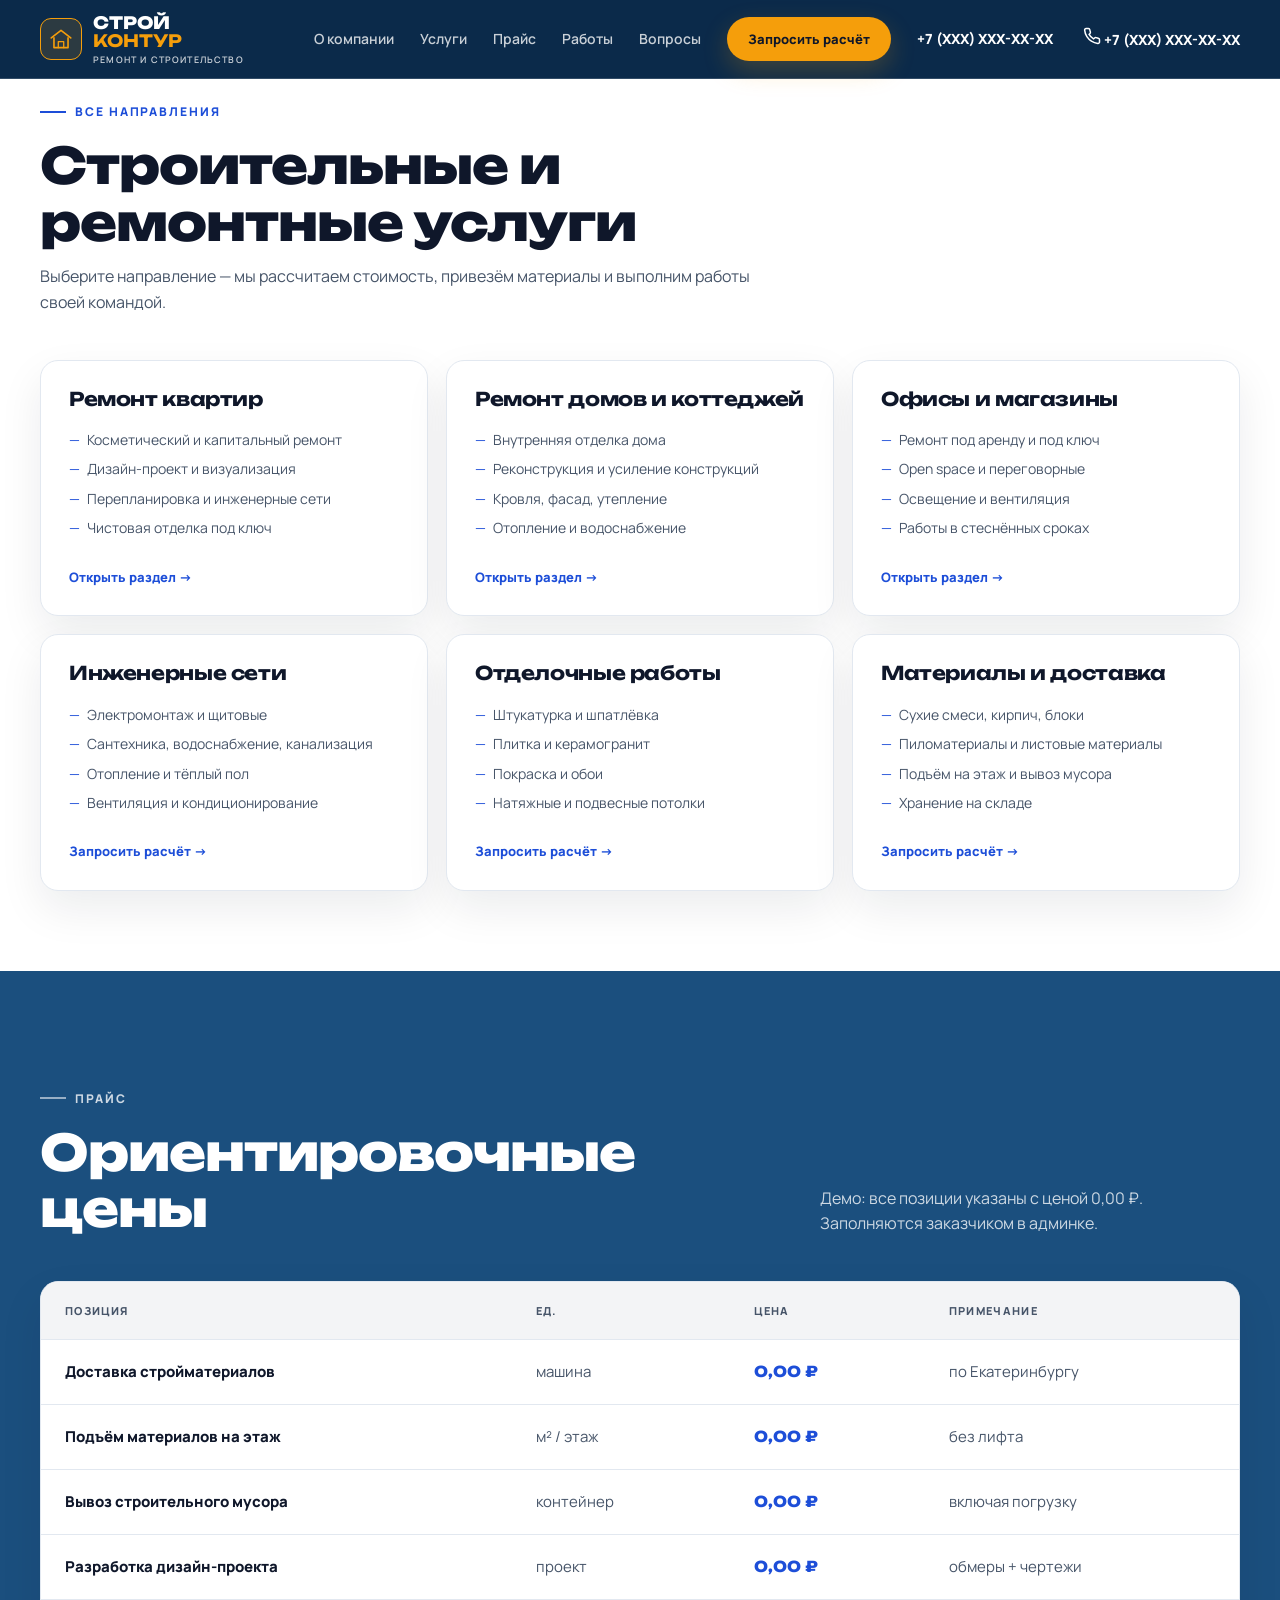
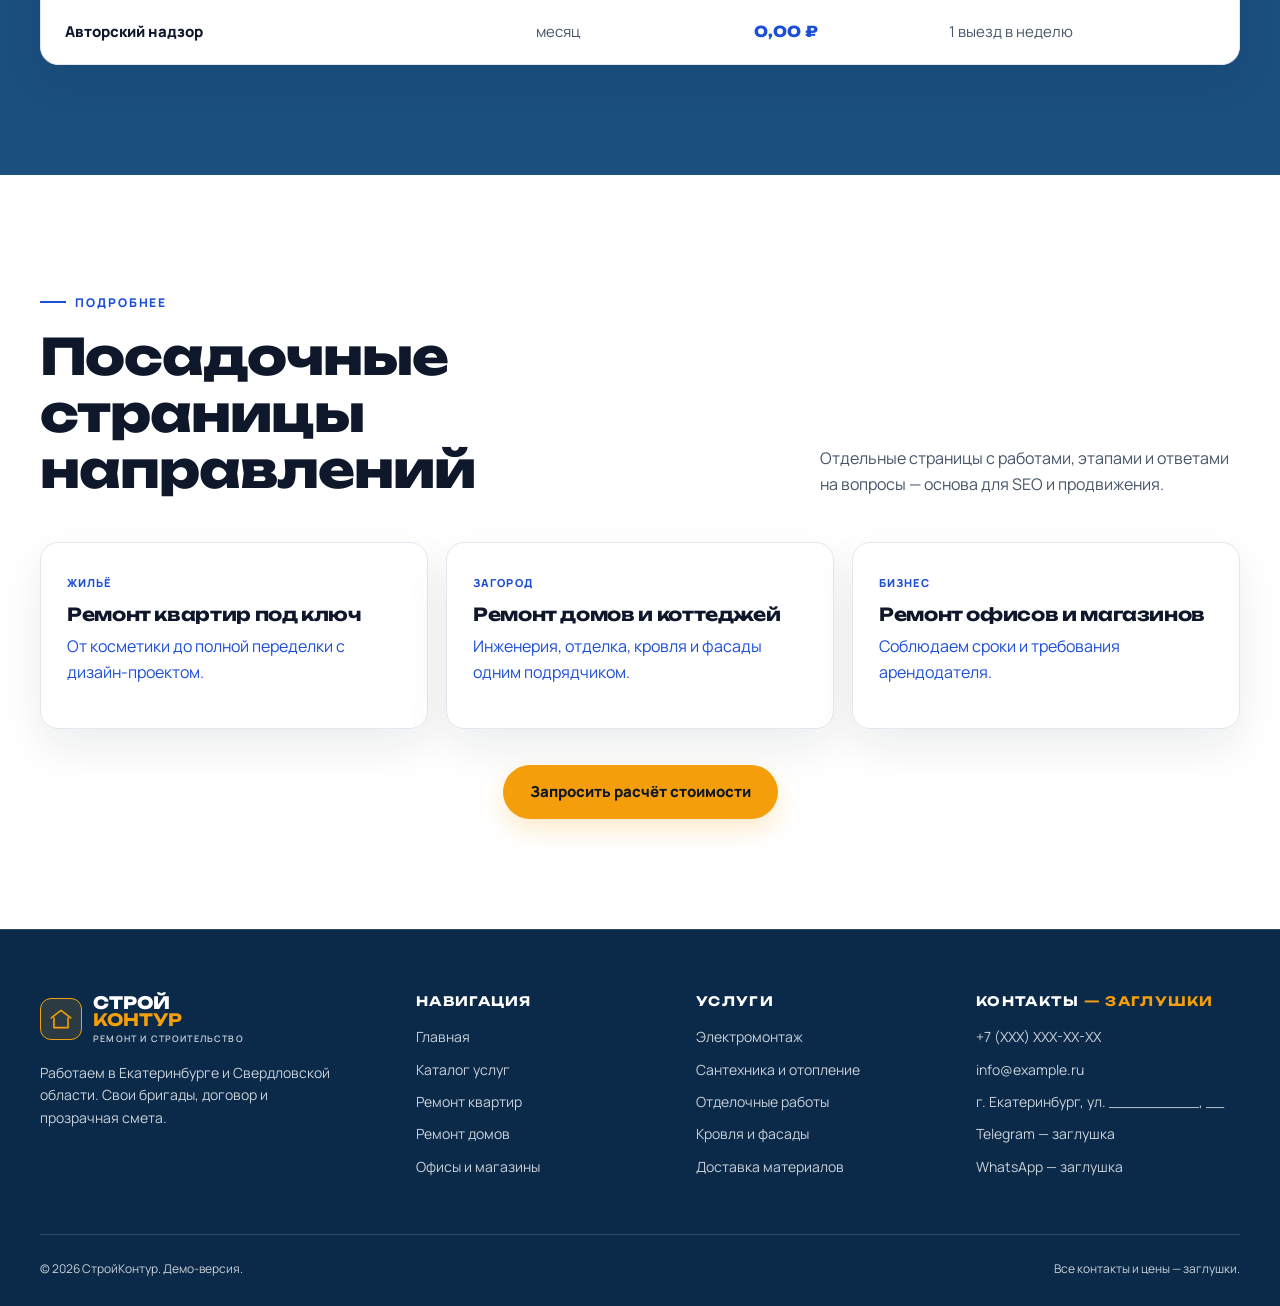
<file: uslugi.html>
<!DOCTYPE html>
<html lang="ru">
<head>
  <meta charset="UTF-8">
  <meta name="viewport" content="width=device-width, initial-scale=1">
  <title>Каталог услуг — СтройКонтур, Екатеринбург | Демо</title>
  <meta name="description" content="Каталог строительных и ремонтных услуг СтройКонтур: ремонт квартир, домов, офисов, инженерные сети, отделка, кровля и доставка материалов. Екатеринбург и Свердловская область.">
  <link rel="canonical" href="https://stroykontur.example.ru/uslugi.html">
  <meta property="og:type" content="website">
  <meta property="og:title" content="Каталог услуг — СтройКонтур">
  <meta property="og:description" content="Ремонт квартир, домов и коммерческих помещений в Екатеринбурге.">
  <meta property="og:image" content="assets/img/interior-living.jpg">
  <meta name="theme-color" content="#0B2A4A">
  <link rel="preconnect" href="https://fonts.googleapis.com">
  <link rel="preconnect" href="https://fonts.gstatic.com" crossorigin>
  <link href="https://fonts.googleapis.com/css2?family=Unbounded:wght@400;600;800&family=Manrope:wght@400;500;600;700;800&display=swap" rel="stylesheet">
  <link rel="stylesheet" href="assets/css/style.css">
  <link rel="icon" href="data:image/svg+xml,<svg xmlns='http://www.w3.org/2000/svg' viewBox='0 0 100 100'><rect width='100' height='100' rx='22' fill='%230B2A4A'/><path d='M18 55 50 28l32 27' stroke='%231D4ED8' stroke-width='8' fill='none' stroke-linecap='round' stroke-linejoin='round'/></svg>">
  <script type="application/ld+json">
  {
    "@context": "https://schema.org",
    "@type": "BreadcrumbList",
    "itemListElement": [
      {"@type": "ListItem", "position": 1, "name": "Главная", "item": "https://stroykontur.example.ru/"},
      {"@type": "ListItem", "position": 2, "name": "Каталог услуг", "item": "https://stroykontur.example.ru/uslugi.html"}
    ]
  }
  </script>
</head>
<body>

<header class="header" id="header">
  <div class="container header__row">
    <a href="index.html" class="logo" aria-label="СтройКонтур — на главную">
      <span class="logo__mark"><svg viewBox="0 0 48 48" width="26" height="26" fill="none" aria-hidden="true"><path d="M6 22 24 8l18 14" stroke="currentColor" stroke-width="3" stroke-linecap="round" stroke-linejoin="round"/><path d="M11 22v18h26V22" stroke="currentColor" stroke-width="3" stroke-linecap="round" stroke-linejoin="round"/><path d="M19 40V29h10v11" stroke="currentColor" stroke-width="2.4" stroke-linecap="round" stroke-linejoin="round"/></svg></span>
      <span class="logo__text">СТРОЙ<b>КОНТУР</b><small>ремонт и строительство</small></span>
    </a>
    <nav class="nav" id="nav" aria-label="Основная навигация">
      <a href="index.html#about">О компании</a>
      <a href="uslugi.html">Услуги</a>
      <a href="index.html#price">Прайс</a>
      <a href="index.html#works">Работы</a>
      <a href="index.html#faq">Вопросы</a>
      <a href="index.html#order" class="btn btn--primary btn--small">Запросить расчёт</a>
      <a class="nav__phone" href="tel:+70000000000"><!-- ЗАГЛУШКА: телефон -->+7 (XXX) XXX-XX-XX</a>
    </nav>
    <a class="header__phone" href="tel:+70000000000"><!-- ЗАГЛУШКА: телефон -->
      <svg width="18" height="18" viewBox="0 0 24 24" fill="none" aria-hidden="true"><path d="M22 16.9v3a2 2 0 0 1-2.2 2 19.8 19.8 0 0 1-8.6-3 19.5 19.5 0 0 1-6-6 19.8 19.8 0 0 1-3-8.7A2 2 0 0 1 4.1 2h3a2 2 0 0 1 2 1.7c.1 1 .4 2 .7 2.8a2 2 0 0 1-.5 2.1L8.1 9.9a16 16 0 0 0 6 6l1.3-1.2a2 2 0 0 1 2.1-.5c.9.3 1.9.6 2.9.7a2 2 0 0 1 1.6 2Z" stroke="currentColor" stroke-width="2" stroke-linecap="round"/></svg>
      <span>+7 (XXX) XXX-XX-XX</span>
    </a>
    <button class="burger" id="burger" aria-label="Открыть меню" aria-expanded="false"><i></i><i></i><i></i></button>
  </div>
</header>

<section class="section section--bg" style="padding:48px 0 80px">
  <div class="container">
    <nav class="breadcrumbs" aria-label="Хлебные крошки"><a href="index.html">Главная</a><span>/</span><span>Услуги</span></nav>
    <div class="section__head" data-reveal>
      <span class="section__tag">Все направления</span>
      <h1 class="section__title">Строительные и ремонтные услуги</h1>
      <p class="section__desc" style="max-width:720px;margin-top:14px">Выберите направление — мы рассчитаем стоимость, привезём материалы и выполним работы своей командой.</p>
    </div>
    <div class="catalog__grid">
      <article class="catalog__card" data-cat="flat" data-reveal>
        <h3>Ремонт квартир</h3>
        <ul><li>Косметический и капитальный ремонт</li><li>Дизайн-проект и визуализация</li><li>Перепланировка и инженерные сети</li><li>Чистовая отделка под ключ</li></ul>
        <a class="catalog__link" href="remont-kvartir.html">Открыть раздел →</a>
      </article>
      <article class="catalog__card" data-cat="house" data-reveal>
        <h3>Ремонт домов и коттеджей</h3>
        <ul><li>Внутренняя отделка дома</li><li>Реконструкция и усиление конструкций</li><li>Кровля, фасад, утепление</li><li>Отопление и водоснабжение</li></ul>
        <a class="catalog__link" href="remont-domov.html">Открыть раздел →</a>
      </article>
      <article class="catalog__card" data-cat="biz" data-reveal>
        <h3>Офисы и магазины</h3>
        <ul><li>Ремонт под аренду и под ключ</li><li>Open space и переговорные</li><li>Освещение и вентиляция</li><li>Работы в стеснённых сроках</li></ul>
        <a class="catalog__link" href="remont-ofisov.html">Открыть раздел →</a>
      </article>
      <article class="catalog__card" data-cat="tech" data-reveal>
        <h3>Инженерные сети</h3>
        <ul><li>Электромонтаж и щитовые</li><li>Сантехника, водоснабжение, канализация</li><li>Отопление и тёплый пол</li><li>Вентиляция и кондиционирование</li></ul>
        <a class="catalog__link" href="index.html#order">Запросить расчёт →</a>
      </article>
      <article class="catalog__card" data-cat="flat" data-reveal>
        <h3>Отделочные работы</h3>
        <ul><li>Штукатурка и шпатлёвка</li><li>Плитка и керамогранит</li><li>Покраска и обои</li><li>Натяжные и подвесные потолки</li></ul>
        <a class="catalog__link" href="index.html#order">Запросить расчёт →</a>
      </article>
      <article class="catalog__card" data-cat="house" data-reveal>
        <h3>Материалы и доставка</h3>
        <ul><li>Сухие смеси, кирпич, блоки</li><li>Пиломатериалы и листовые материалы</li><li>Подъём на этаж и вывоз мусора</li><li>Хранение на складе</li></ul>
        <a class="catalog__link" href="index.html#order">Запросить расчёт →</a>
      </article>
    </div>
  </div>
</section>

<section class="section section--dark">
  <div class="container">
    <div class="section__head section__head--row" data-reveal>
      <div><span class="section__tag">Прайс</span><h2 class="section__title">Ориентировочные цены</h2></div>
      <p class="section__desc">Демо: все позиции указаны с ценой 0,00 ₽. Заполняются заказчиком в админке.</p>
    </div>
    <div class="price__wrap" data-reveal>
      <table class="price__table">
        <thead><tr><th>Позиция</th><th>Ед.</th><th>Цена</th><th>Примечание</th></tr></thead>
        <tbody>
          <tr><td class="price__name">Доставка стройматериалов</td><td class="price__unit">машина</td><td class="price__cost">0,00 ₽</td><td class="price__term">по Екатеринбургу</td></tr>
          <tr><td class="price__name">Подъём материалов на этаж</td><td class="price__unit">м² / этаж</td><td class="price__cost">0,00 ₽</td><td class="price__term">без лифта</td></tr>
          <tr><td class="price__name">Вывоз строительного мусора</td><td class="price__unit">контейнер</td><td class="price__cost">0,00 ₽</td><td class="price__term">включая погрузку</td></tr>
          <tr><td class="price__name">Разработка дизайн-проекта</td><td class="price__unit">проект</td><td class="price__cost">0,00 ₽</td><td class="price__term">обмеры + чертежи</td></tr>
          <tr><td class="price__name">Авторский надзор</td><td class="price__unit">месяц</td><td class="price__cost">0,00 ₽</td><td class="price__term">1 выезд в неделю</td></tr>
        </tbody>
      </table>
    </div>
  </div>
</section>

<section class="section section--bg">
  <div class="container">
    <div class="section__head section__head--row" data-reveal>
      <div><span class="section__tag">Подробнее</span><h2 class="section__title">Посадочные страницы направлений</h2></div>
      <p class="section__desc">Отдельные страницы с работами, этапами и ответами на вопросы — основа для SEO и продвижения.</p>
    </div>
    <div class="related__grid">
      <a class="related__card" href="remont-kvartir.html" data-reveal><span>Жильё</span><h3>Ремонт квартир под ключ</h3><p>От косметики до полной переделки с дизайн-проектом.</p></a>
      <a class="related__card" href="remont-domov.html" data-reveal><span>Загород</span><h3>Ремонт домов и коттеджей</h3><p>Инженерия, отделка, кровля и фасады одним подрядчиком.</p></a>
      <a class="related__card" href="remont-ofisov.html" data-reveal><span>Бизнес</span><h3>Ремонт офисов и магазинов</h3><p>Соблюдаем сроки и требования арендодателя.</p></a>
    </div>
    <div style="text-align:center;margin-top:36px" data-reveal><a href="index.html#order" class="btn btn--primary">Запросить расчёт стоимости</a></div>
  </div>
</section>

<footer class="footer" id="contacts">
  <div class="container">
    <div class="footer__grid">
      <div>
        <a href="index.html" class="logo"><span class="logo__mark"><svg viewBox="0 0 48 48" width="26" height="26" fill="none" aria-hidden="true"><path d="M6 22 24 8l18 14" stroke="currentColor" stroke-width="3" stroke-linecap="round" stroke-linejoin="round"/><path d="M11 22v18h26V22" stroke="currentColor" stroke-width="3" stroke-linecap="round" stroke-linejoin="round"/></svg></span><span class="logo__text">СТРОЙ<b>КОНТУР</b><small>ремонт и строительство</small></span></a>
        <p style="margin-top:18px;max-width:300px">Работаем в Екатеринбурге и Свердловской области. Свои бригады, договор и прозрачная смета.</p>
      </div>
      <div><h4>Навигация</h4><ul class="footer__contacts"><li><a href="index.html">Главная</a></li><li><a href="uslugi.html">Каталог услуг</a></li><li><a href="remont-kvartir.html">Ремонт квартир</a></li><li><a href="remont-domov.html">Ремонт домов</a></li><li><a href="remont-ofisov.html">Офисы и магазины</a></li></ul></div>
      <div><h4>Услуги</h4><ul class="footer__contacts"><li>Электромонтаж</li><li>Сантехника и отопление</li><li>Отделочные работы</li><li>Кровля и фасады</li><li>Доставка материалов</li></ul></div>
      <div><h4>Контакты <span class="footer__demo">— заглушки</span></h4><ul class="footer__contacts"><li><a href="tel:+70000000000"><!-- ЗАГЛУШКА: телефон -->+7 (XXX) XXX-XX-XX</a></li><li><a href="mailto:info@example.ru"><!-- ЗАГЛУШКА: e-mail -->info@example.ru</a></li><li><!-- ЗАГЛУШКА: адрес -->г. Екатеринбург, ул. __________, __</li><li><a href="#">Telegram — заглушка</a></li><li><a href="#">WhatsApp — заглушка</a></li></ul></div>
    </div>
    <div class="footer__bottom"><span>© <span data-year>2026</span> СтройКонтур. Демо-версия.</span><span>Все контакты и цены — заглушки.</span></div>
  </div>
</footer>
<script src="assets/js/main.js"></script>
</body>
</html>
</file>
<file: assets/css/style.css>
/* =========================================================
   СтройКонтур — демо-сайт
   Палитра: тёмно-синий + синий + точечный янтарь
   ========================================================= */

:root {
  --color-primary: #0B2A4A;
  --color-primary-block: #1B4F7E;
  --color-primary-block-rgb: 27, 79, 126;
  --color-secondary: #1D4ED8;
  --color-accent: #F59E0B;
  --color-bg: #FFFFFF;
  --color-bg-muted: #F3F4F6;
  --color-text: #0F172A;
  --color-text-muted: #475569;
  --color-border: #E2E8F0;

  --white: #FFFFFF;
  --line-on-dark: rgba(255, 255, 255, .16);
  --text-on-dark: rgba(255, 255, 255, .78);
  --secondary-soft: rgba(29, 78, 216, .10);
  --accent-soft: rgba(245, 158, 11, .14);
  --radius: 18px;
  --radius-sm: 12px;
  --shadow: 0 18px 44px rgba(15, 23, 42, .08);
  --shadow-lg: 0 24px 70px rgba(11, 42, 74, .18);
  --container: 1200px;
  --font-head: 'Unbounded', 'Segoe UI', sans-serif;
  --font-body: 'Manrope', 'Segoe UI', Arial, sans-serif;
}

* { box-sizing: border-box; }
html { scroll-behavior: smooth; scroll-padding-top: 90px; }
body {
  margin: 0;
  font-family: var(--font-body);
  font-size: 16px;
  line-height: 1.6;
  color: var(--color-text);
  background: var(--color-bg);
  -webkit-font-smoothing: antialiased;
}
img { display: block; max-width: 100%; }
a { color: var(--color-secondary); text-decoration: none; }
button, input, select, textarea { font: inherit; }
button { cursor: pointer; }
ul, ol { margin: 0; padding: 0; list-style: none; }
h1, h2, h3, h4 { font-family: var(--font-head); line-height: 1.13; margin: 0; letter-spacing: -.02em; }
p { margin: 0 0 1em; }
:focus-visible { outline: 3px solid var(--color-secondary); outline-offset: 3px; }
.header :focus-visible,
.footer :focus-visible,
.hero :focus-visible,
.page-hero :focus-visible,
.section--dark :focus-visible,
.marquee :focus-visible,
.lightbox :focus-visible { outline-color: var(--color-accent); }

.container { width: min(calc(100% - 40px), var(--container)); margin-inline: auto; }
.section { padding: 110px 0; position: relative; }
.section--light { background: var(--color-bg-muted); color: var(--color-text); }
.section--light + .section--light { background: var(--color-bg); }
.section--dark { background: var(--color-primary-block); color: var(--white); }
.section--bg { background: var(--color-bg); color: var(--color-text); }

.section__head { max-width: 720px; margin-bottom: 44px; }
.section__head--row {
  max-width: none;
  display: flex;
  align-items: end;
  justify-content: space-between;
  gap: 40px;
}
.section__head--row > div { max-width: 640px; }
.section__tag {
  display: inline-flex;
  align-items: center;
  gap: 9px;
  font-size: 12px;
  font-weight: 800;
  letter-spacing: .16em;
  text-transform: uppercase;
  color: var(--color-secondary);
  margin-bottom: 16px;
}
.section__tag::before { content: ''; width: 26px; height: 2px; background: var(--color-secondary); }
.section--dark .section__tag { color: var(--text-on-dark); }
.section--dark .section__tag::before { background: var(--white); opacity: .55; }
.section__title { font-size: clamp(30px, 4vw, 50px); font-weight: 800; }
h1, h2, h3 { overflow-wrap: anywhere; }
.section__desc { max-width: 420px; color: var(--color-text-muted); font-size: 16px; margin: 0; }
.section--dark .section__desc { color: var(--text-on-dark); }
.section--dark .price__note { color: var(--text-on-dark); }
.section--dark .price__note b { color: var(--white); }

/* ---------- Кнопки ---------- */
.btn {
  display: inline-flex;
  align-items: center;
  justify-content: center;
  gap: 12px;
  min-height: 54px;
  padding: 0 26px;
  border-radius: 999px;
  border: 1px solid transparent;
  font-weight: 800;
  font-size: 15px;
  transition: transform .25s ease, background .25s ease, color .25s ease, border-color .25s ease, box-shadow .25s ease;
  white-space: nowrap;
}
.btn:hover { transform: translateY(-2px); }
.btn:disabled, .btn[aria-disabled="true"] { opacity: .5; pointer-events: none; transform: none; }
.btn svg { flex: none; }
.btn--primary { background: var(--color-accent); color: var(--color-text); box-shadow: 0 10px 26px rgba(245, 158, 11, .22); }
.btn--primary:hover {
  background: color-mix(in srgb, var(--color-accent) 88%, var(--color-text));
  box-shadow: 0 14px 32px rgba(245, 158, 11, .28);
}
.btn--ghost { border-color: var(--color-secondary); color: var(--color-secondary); background: transparent; }
.btn--ghost:hover { background: var(--color-secondary); border-color: var(--color-secondary); color: var(--white); }
.hero .btn--ghost,
.page-hero .btn--ghost,
.section--dark .btn--ghost { border-color: var(--line-on-dark); color: var(--white); }
.hero .btn--ghost:hover,
.page-hero .btn--ghost:hover,
.section--dark .btn--ghost:hover { background: var(--color-secondary); border-color: var(--color-secondary); color: var(--white); }
.btn--dark { background: var(--color-primary); color: var(--white); }
.btn--dark:hover { background: var(--color-secondary); color: var(--white); }
.btn--small { min-height: 44px; padding: 0 20px; font-size: 13px; }

/* ---------- Шапка ---------- */
.header {
  position: fixed;
  top: 0; left: 0; right: 0;
  z-index: 100;
  background: var(--color-primary);
  border-bottom: 1px solid var(--line-on-dark);
  transition: box-shadow .3s ease;
}
.header.is-scrolled { background: var(--color-primary); box-shadow: var(--shadow-lg); }
.header__row { display: flex; align-items: center; gap: 30px; min-height: 78px; }
.logo { display: flex; align-items: center; gap: 11px; flex: none; }
.logo__mark {
  width: 42px; height: 42px;
  display: grid; place-items: center;
  border: 1px solid var(--color-accent);
  border-radius: 11px;
  color: var(--color-accent);
  background: var(--accent-soft);
}
.logo__text { display: flex; flex-direction: column; font-family: var(--font-head); font-size: 17px; font-weight: 800; line-height: 1.05; color: var(--white); }
.logo__text small { font-family: var(--font-body); font-size: 9px; font-weight: 600; letter-spacing: .13em; text-transform: uppercase; color: var(--text-on-dark); margin-top: 5px; }
.logo__text b { color: var(--color-accent); }
.nav { display: flex; align-items: center; gap: 26px; margin-left: auto; }
.nav > a:not(.btn):not(.nav__phone) { font-size: 14px; font-weight: 600; color: var(--text-on-dark); transition: color .2s ease; }
.nav > a:not(.btn):not(.nav__phone):hover { color: var(--white); }
.nav__phone, .header__phone { color: var(--white); font-weight: 800; font-size: 14px; white-space: nowrap; }
.header__cta { margin-left: 6px; }
.burger { display: none; flex: none; width: 44px; height: 44px; border: 1px solid var(--line-on-dark); border-radius: 10px; background: transparent; padding: 11px 9px; }
.burger i { display: block; height: 2px; background: var(--white); margin: 5px 0; border-radius: 2px; transition: transform .25s ease, opacity .25s ease; }
.burger.is-active i:nth-child(1) { transform: translateY(7px) rotate(45deg); }
.burger.is-active i:nth-child(2) { opacity: 0; }
.burger.is-active i:nth-child(3) { transform: translateY(-7px) rotate(-45deg); }

/* ---------- Hero ---------- */
.hero { position: relative; min-height: 100vh; display: flex; flex-direction: column; justify-content: center; align-items: stretch; overflow: hidden; padding: 130px 0 90px; background: var(--color-primary-block); color: var(--white); }
.hero__media { position: absolute; inset: 0; z-index: 0; }
.hero__video { position: absolute; inset: 0; width: 100%; height: 100%; object-fit: cover; }
.hero__overlay { position: absolute; inset: 0; background: var(--color-primary-block); opacity: .6; }
.hero__grid-lines {
  position: absolute; inset: 0;
  background-image: url("data:image/svg+xml,%3Csvg xmlns='http://www.w3.org/2000/svg' width='80' height='80' viewBox='0 0 80 80'%3E%3Cpath d='M80 0H0V80' fill='none' stroke='%23FFFFFF' stroke-opacity='0.08'/%3E%3C/svg%3E");
  background-size: 80px 80px;
}
.hero__content { position: relative; z-index: 2; }
.hero__title, .hero__sub, .hero__badge { text-shadow: 0 2px 14px rgba(var(--color-primary-block-rgb), .9); }
.hero__badge {
  display: inline-flex; align-items: center; gap: 10px;
  padding: 9px 16px;
  border: 1px solid var(--line-on-dark);
  border-radius: 999px;
  background: rgba(255, 255, 255, .08);
  color: var(--white);
  font-size: 13px; font-weight: 700;
  margin-bottom: 18px;
}
.pulse { width: 8px; height: 8px; border-radius: 50%; background: var(--color-secondary); box-shadow: 0 0 0 0 rgba(29, 78, 216, .6); animation: pulse 2s infinite; }
@keyframes pulse { 70% { box-shadow: 0 0 0 12px rgba(29, 78, 216, 0); } 100% { box-shadow: 0 0 0 0 rgba(29, 78, 216, 0); } }
.hero__title { font-size: clamp(36px, 4.6vw, 62px); font-weight: 800; max-width: 900px; margin-bottom: 18px; color: var(--white); }
.hero__title .line { display: block; }
.hero__title .accent { color: var(--color-accent); }
.hero__sub { max-width: 720px; font-size: 17px; color: var(--text-on-dark); margin-bottom: 20px; line-height: 1.5; }
.hero__sub b { color: var(--white); }
.hero__cta { display: flex; flex-wrap: wrap; gap: 14px; margin-bottom: 22px; }
.hero__promos { display: flex; flex-wrap: wrap; gap: 10px; }
.hero__promo {
  display: inline-flex;
  flex-wrap: wrap;
  align-items: center;
  gap: 10px 14px;
  max-width: 100%;
  padding: 8px 20px 8px 8px;
  border-radius: 999px;
  background: var(--color-accent);
  box-shadow: 0 12px 30px rgba(245, 158, 11, .22);
  color: var(--color-text);
  font-size: 14px;
  font-weight: 800;
  line-height: 1.4;
}
.hero__promo-label {
  display: inline-block;
  padding: 5px 11px;
  border-radius: 999px;
  background: var(--color-primary);
  color: var(--white);
  font-size: 10px;
  font-weight: 800;
  letter-spacing: .12em;
  text-transform: uppercase;
}
.hero__stats {
  position: relative; z-index: 2;
  display: grid; grid-template-columns: repeat(4, 1fr);
  gap: 0; margin-top: 70px;
  border-top: 1px solid var(--line-on-dark);
  padding-top: 30px;
}
.hero__stats .stat { padding: 0 24px; border-left: 1px solid var(--line-on-dark); }
.hero__stats .stat:first-child { padding-left: 0; border-left: 0; }
.hero__stats b { display: block; font-family: var(--font-head); font-size: clamp(28px, 3.4vw, 42px); line-height: 1; color: var(--white); }
.hero__stats span { display: block; margin-top: 9px; font-size: 13px; color: var(--text-on-dark); }
.hero__scroll {
  position: absolute; left: 50%; bottom: 26px; z-index: 3;
  transform: translateX(-50%);
  width: 44px; height: 44px; display: grid; place-items: center;
  border: 1px solid var(--line-on-dark); border-radius: 50%;
  color: var(--white); background: rgba(var(--color-primary-block-rgb), .6);
  animation: bob 2.4s ease-in-out infinite;
}
@keyframes bob { 50% { transform: translate(-50%, 8px); } }
[data-hero] { opacity: 0; transform: translateY(28px); animation: heroIn .8s cubic-bezier(.2,.8,.2,1) forwards; animation-delay: var(--d, 0s); }
@keyframes heroIn { to { opacity: 1; transform: none; } }

/* ---------- Бегущая строка ---------- */
.marquee { overflow: hidden; background: var(--color-primary-block); color: var(--white); padding: 13px 0; }
.marquee__track { display: flex; gap: 34px; width: max-content; animation: marquee 28s linear infinite; font-weight: 800; font-size: 13px; letter-spacing: .06em; text-transform: uppercase; }
.marquee__track em { font-style: normal; color: var(--text-on-dark); }
@keyframes marquee { to { transform: translateX(-50%); } }

/* ---------- Преимущества ---------- */
.advantages__grid { display: grid; grid-template-columns: repeat(3, 1fr); gap: 18px; }
.adv-card {
  background: var(--color-bg);
  border: 1px solid var(--color-border);
  border-radius: var(--radius);
  padding: 30px;
  box-shadow: var(--shadow);
  transition: transform .3s ease, box-shadow .3s ease, border-color .3s ease;
}
.adv-card:hover { transform: translateY(-6px); box-shadow: var(--shadow-lg); border-color: var(--color-secondary); }
.adv-card__icon { width: 50px; height: 50px; display: grid; place-items: center; border-radius: 13px; background: var(--secondary-soft); color: var(--color-secondary); margin-bottom: 20px; }
.adv-card__icon svg { width: 24px; height: 24px; }
.adv-card h3 { font-size: 18px; color: var(--color-text); margin-bottom: 10px; }
.adv-card p { color: var(--color-text-muted); font-size: 14px; margin: 0; }
.adv-card--warm { background: var(--color-primary-block); color: var(--white); border-color: var(--color-primary-block); }
.adv-card--warm h3 { color: var(--white); }
.adv-card--warm p { color: var(--text-on-dark); }
.adv-card--warm .adv-card__icon { background: var(--accent-soft); color: var(--color-accent); }

/* ---------- Услуги ---------- */
.services__grid { display: grid; grid-template-columns: repeat(3, 1fr); gap: 22px; }
.service-card {
  position: relative; overflow: hidden;
  border-radius: var(--radius);
  min-height: 440px;
  display: flex; align-items: flex-end;
  border: 1px solid var(--line-on-dark);
  isolation: isolate;
}
.service-card img { position: absolute; inset: 0; width: 100%; height: 100%; object-fit: cover; transition: transform .7s ease; z-index: -2; }

.service-card:hover img { transform: scale(1.07); }
.service-card__body { width: 100%; padding: 30px; background: var(--color-primary-block); border-top: 1px solid var(--line-on-dark); }
.service-card__num { font-family: var(--font-head); font-size: 12px; color: var(--text-on-dark); letter-spacing: .1em; }
.service-card h3 { font-size: 25px; margin: 10px 0 12px; color: var(--white); }
.service-card p { color: var(--text-on-dark); font-size: 14px; margin-bottom: 20px; }
.service-card__link { display: inline-flex; align-items: center; gap: 9px; color: var(--white); font-weight: 800; font-size: 14px; }
.service-card__link svg { color: var(--color-secondary); transition: transform .25s ease; }
.service-card:hover .service-card__link svg { transform: translateX(5px); }

/* ---------- Прайс ---------- */
.price__wrap { overflow-x: auto; border: 1px solid var(--color-border); border-radius: var(--radius); background: var(--color-bg); box-shadow: var(--shadow); scrollbar-width: thin; }
.price__hint { display: none; margin: 10px 0 0; font-size: 12px; font-weight: 700; color: var(--color-secondary); }
.price__table { width: 100%; border-collapse: collapse; min-width: 720px; }
.price__table th, .price__table td { padding: 20px 24px; text-align: left; border-bottom: 1px solid var(--color-border); }
.price__table th { font-size: 11px; text-transform: uppercase; letter-spacing: .12em; color: var(--color-text-muted); font-weight: 800; background: var(--color-bg-muted); }
.price__table td { color: var(--color-text); font-size: 15px; }
.price__table tr:last-child td { border-bottom: 0; }
.price__table tbody tr:hover { background: var(--color-bg-muted); }
.price__table .price__name { font-weight: 800; }
.price__table .price__cost { font-family: var(--font-head); font-weight: 800; color: var(--color-secondary); white-space: nowrap; }
.price__table .price__unit, .price__table .price__term { color: var(--color-text-muted); }
.price__note { margin-top: 18px; font-size: 13px; color: var(--color-text-muted); }
.price__note b { color: var(--color-text); }

/* ---------- Работы ---------- */
.works__grid { display: grid; grid-template-columns: repeat(4, 1fr); grid-auto-rows: 230px; gap: 16px; }
.work { position: relative; overflow: hidden; border-radius: var(--radius); cursor: zoom-in; border: 1px solid var(--line-on-dark); }
.work img { width: 100%; height: 100%; object-fit: cover; transition: transform .6s ease; }
.work:hover img { transform: scale(1.06); }

.work__info { position: absolute; z-index: 2; left: 14px; right: 14px; bottom: 14px; padding: 10px 12px; border-radius: 12px; background: rgba(var(--color-primary-block-rgb), .9); }
.work__info span { font-size: 11px; letter-spacing: .09em; text-transform: uppercase; color: var(--white); opacity: .85; font-weight: 800; }
.work__info h3 { font-size: 16px; color: var(--white); margin-top: 5px; }
.work--tall { grid-row: span 2; }
.work--wide { grid-column: span 2; }

/* ---------- Процесс ---------- */
.steps__list { display: grid; grid-template-columns: repeat(5, 1fr); gap: 18px; position: relative; }
.step { position: relative; padding-top: 28px; }
.step::before { content: ''; position: absolute; top: 0; left: 0; right: 0; height: 2px; background: var(--color-border); }
.step.is-done::before { background: var(--color-secondary); }
.step__num { font-family: var(--font-head); font-size: 13px; color: var(--color-secondary); margin-bottom: 14px; }
.step h3 { font-size: 17px; color: var(--color-text); margin-bottom: 10px; }
.step p { font-size: 13px; color: var(--color-text-muted); margin: 0; }
.section--dark .step p { color: var(--text-on-dark); }

/* ---------- Отзывы ---------- */
.reviews__grid { display: grid; grid-template-columns: repeat(3, 1fr); gap: 20px; }
.review { background: var(--color-bg); border: 1px solid var(--color-border); border-radius: var(--radius); padding: 30px; box-shadow: var(--shadow); }
.review--big { background: var(--color-primary-block); color: var(--white); border-color: var(--color-primary-block); }
.review__stars { color: var(--color-accent); letter-spacing: 4px; margin-bottom: 16px; }
.review p { font-size: 15px; color: var(--color-text); }
.review--big p { color: var(--text-on-dark); }
.review__author { display: flex; align-items: center; gap: 12px; margin-top: 22px; }
.review__author img { width: 46px; height: 46px; border-radius: 50%; object-fit: cover; }
.review__author b { display: block; font-size: 14px; color: var(--color-text); }
.review--big .review__author b { color: var(--white); }
.review__author span { font-size: 12px; color: var(--color-text-muted); }
.review--big .review__author span { color: var(--text-on-dark); }

/* ---------- FAQ ---------- */
.faq__list { max-width: 860px; margin-inline: auto; border-top: 1px solid var(--color-border); }
.faq__item { border-bottom: 1px solid var(--color-border); }
.faq__item summary { list-style: none; cursor: pointer; padding: 22px 50px 22px 0; position: relative; font-weight: 800; color: var(--color-text); }
.faq__item summary::-webkit-details-marker { display: none; }
.faq__item summary::after { content: '+'; position: absolute; right: 4px; top: 17px; font-family: var(--font-head); font-size: 24px; color: var(--color-secondary); transition: transform .25s ease; }
.faq__item[open] summary::after { transform: rotate(45deg); }
.faq__item p { color: var(--color-text-muted); padding-bottom: 22px; margin: 0; max-width: 720px; }

/* ---------- Формы ---------- */
.order__box {
  display: grid; grid-template-columns: .9fr 1.1fr;
  gap: 0; overflow: hidden;
  border: 1px solid var(--color-border);
  border-radius: 24px;
  background: var(--color-bg);
  box-shadow: var(--shadow-lg);
}
.order__intro { padding: 46px; background: var(--color-primary-block); color: var(--white); }
.order__intro h2 { font-size: clamp(28px, 3.4vw, 42px); margin-bottom: 18px; color: var(--white); }
.order__intro p { color: var(--text-on-dark); }
.order__points li { display: flex; gap: 12px; margin: 14px 0; font-size: 14px; color: var(--text-on-dark); }
.order__points svg { width: 20px; height: 20px; color: var(--white); flex: none; }
.order__form { padding: 46px; background: var(--color-bg); color: var(--color-text); }
.form__grid { display: grid; grid-template-columns: 1fr 1fr; gap: 16px; }
.form__field { display: flex; flex-direction: column; gap: 7px; }
.form__field--full { grid-column: 1 / -1; }
.form__field label { font-size: 12px; font-weight: 700; color: var(--color-text-muted); }
.form__field input, .form__field select, .form__field textarea {
  width: 100%; min-height: 50px;
  padding: 13px 15px;
  border: 1px solid var(--color-border);
  border-radius: 11px;
  background: var(--color-bg);
  color: var(--color-text);
  transition: border-color .2s ease, background .2s ease;
}
.form__field textarea { resize: vertical; min-height: 92px; }
.form__field input:focus, .form__field select:focus, .form__field textarea:focus { border-color: var(--color-secondary); background: var(--color-bg); }
.form__field input::placeholder, .form__field textarea::placeholder { color: var(--color-text-muted); opacity: .8; }
.form__field select option { background: var(--color-bg); color: var(--color-text); }
.form__consent { display: flex; gap: 10px; align-items: flex-start; font-size: 12px; color: var(--color-text-muted); margin: 18px 0; }
.form__consent input { width: 18px; height: 18px; flex: none; accent-color: var(--color-secondary); margin-top: 2px; }
.form__consent a { color: var(--color-secondary); text-decoration: underline; }
.form__honeypot { position: absolute; left: -9999px; width: 1px; height: 1px; overflow: hidden; }
.form__msg { min-height: 22px; margin-top: 12px; font-size: 13px; color: var(--color-secondary); }
.form__msg.is-error { color: var(--color-accent); font-weight: 800; }

/* ---------- Подвал ---------- */
.footer { background: var(--color-primary); border-top: 1px solid var(--line-on-dark); padding: 64px 0 28px; color: var(--white); }
.footer__grid { display: grid; grid-template-columns: 1.4fr 1fr 1fr 1.1fr; gap: 40px; padding-bottom: 46px; }
.footer h4 { font-size: 13px; text-transform: uppercase; letter-spacing: .1em; color: var(--white); margin-bottom: 18px; }
.footer p, .footer li, .footer a { color: var(--text-on-dark); font-size: 14px; }
.footer a:hover { color: var(--white); }
.footer__contacts li { margin-bottom: 10px; }
.footer__bottom { display: flex; justify-content: space-between; gap: 20px; padding-top: 24px; border-top: 1px solid var(--line-on-dark); font-size: 12px; color: var(--text-on-dark); flex-wrap: wrap; }
.footer__demo { color: var(--color-accent); font-weight: 700; }

/* ---------- Хлебные крошки ---------- */
.breadcrumbs { display: flex; flex-wrap: wrap; gap: 8px; font-size: 13px; color: var(--text-on-dark); margin-bottom: 26px; }
.breadcrumbs a { color: var(--text-on-dark); }
.breadcrumbs a:hover { color: var(--white); }
.breadcrumbs span { color: var(--white); }
.section--bg .breadcrumbs, .section--light .breadcrumbs { color: var(--color-text-muted); }
.section--bg .breadcrumbs a, .section--light .breadcrumbs a { color: var(--color-secondary); }
.section--bg .breadcrumbs a:hover, .section--light .breadcrumbs a:hover { color: var(--color-primary); }
.section--bg .breadcrumbs span, .section--light .breadcrumbs span { color: var(--color-text-muted); }

/* ---------- Внутренние страницы ---------- */
.page-hero { padding: 160px 0 90px; background: var(--color-primary-block); color: var(--white); position: relative; overflow: hidden; }
.page-hero::after { content: ''; position: absolute; right: -8%; top: 0; width: 620px; height: 620px; border: 1px solid var(--line-on-dark); border-radius: 50%; pointer-events: none; }
.page-hero__grid { display: grid; grid-template-columns: 1.05fr .95fr; gap: 60px; align-items: center; position: relative; z-index: 1; }
.page-hero h1 { font-size: clamp(36px, 4.8vw, 62px); margin-bottom: 22px; color: var(--white); }
.page-hero__lead { font-size: 18px; color: var(--text-on-dark); max-width: 600px; }
.page-hero__meta { display: flex; gap: 26px; flex-wrap: wrap; margin-top: 28px; }
.page-hero__meta div { border-left: 3px solid var(--color-secondary); padding-left: 14px; }
.page-hero__meta b { display: block; font-family: var(--font-head); font-size: 18px; color: var(--white); }
.page-hero__meta span { font-size: 12px; color: var(--text-on-dark); }
.page-hero__img { position: relative; border-radius: 24px; overflow: hidden; border: 1px solid var(--line-on-dark); box-shadow: var(--shadow-lg); }
.page-hero__img img { width: 100%; height: 420px; object-fit: cover; }
.page-hero__img figcaption { position: absolute; left: 18px; bottom: 16px; padding: 8px 14px; border-radius: 999px; background: rgba(var(--color-primary-block-rgb), .88); color: var(--white); font-size: 12px; }

.included__grid { display: grid; grid-template-columns: repeat(2, 1fr); gap: 16px; }
.included__item { display: flex; gap: 16px; padding: 24px; border: 1px solid var(--color-border); border-radius: var(--radius); background: var(--color-bg); box-shadow: var(--shadow); }
.included__item i { width: 34px; height: 34px; flex: none; display: grid; place-items: center; border-radius: 9px; background: var(--secondary-soft); color: var(--color-secondary); font-style: normal; font-weight: 800; }
.included__item h3 { font-size: 16px; color: var(--color-text); margin-bottom: 6px; }
.included__item p { font-size: 13px; color: var(--color-text-muted); margin: 0; }

.gallery__grid { display: grid; grid-template-columns: repeat(3, 1fr); gap: 16px; }
.gallery__grid .work { min-height: 250px; }

.related__grid { display: grid; grid-template-columns: repeat(3, 1fr); gap: 18px; }
.related__card { display: block; padding: 26px; border: 1px solid var(--color-border); border-radius: var(--radius); background: var(--color-bg); box-shadow: var(--shadow); transition: border-color .25s ease, transform .25s ease; }
.related__card:hover { border-color: var(--color-secondary); transform: translateY(-4px); }
.related__card span { font-size: 11px; letter-spacing: .1em; text-transform: uppercase; color: var(--color-secondary); font-weight: 800; }
.related__card h3 { font-size: 18px; margin: 10px 0; color: var(--color-text); }

.catalog__filters { display: flex; flex-wrap: wrap; gap: 10px; margin-bottom: 30px; }
.chip { padding: 10px 18px; border-radius: 999px; border: 1px solid var(--color-border); background: var(--color-bg); color: var(--color-text-muted); font-size: 13px; font-weight: 700; transition: all .2s ease; }
.chip:hover { background: var(--secondary-soft); color: var(--color-secondary); border-color: var(--color-secondary); }
.chip.is-active { background: var(--color-secondary); color: var(--white); border-color: var(--color-secondary); }
.catalog__grid { display: grid; grid-template-columns: repeat(3, 1fr); gap: 18px; }
.catalog__card { border: 1px solid var(--color-border); border-radius: var(--radius); background: var(--color-bg); padding: 28px; display: flex; flex-direction: column; min-height: 250px; box-shadow: var(--shadow); }
.catalog__card[hidden] { display: none; }
.catalog__card h3 { font-size: 19px; color: var(--color-text); margin-bottom: 12px; }
.catalog__card ul { margin-bottom: 20px; }
.catalog__card li { position: relative; padding-left: 18px; font-size: 14px; color: var(--color-text-muted); margin: 7px 0; }
.catalog__card li::before { content: '—'; position: absolute; left: 0; color: var(--color-secondary); }
.catalog__card .catalog__link { margin-top: auto; color: var(--color-secondary); font-weight: 800; font-size: 13px; }

/* ---------- Лайтбокс ---------- */
.lightbox { position: fixed; inset: 0; z-index: 300; display: none; align-items: center; justify-content: center; padding: 30px; background: rgba(var(--color-primary-block-rgb), .94); }
.lightbox.is-open { display: flex; }
.lightbox img { max-width: min(92vw, 1200px); max-height: 86vh; border-radius: 14px; box-shadow: var(--shadow-lg); }
.lightbox__close { position: absolute; top: 24px; right: 24px; width: 46px; height: 46px; border-radius: 50%; border: 1px solid var(--line-on-dark); background: rgba(255, 255, 255, .08); color: var(--white); font-size: 24px; }

/* ---------- Reveal ---------- */
[data-reveal] { opacity: 0; transform: translateY(26px); transition: opacity .7s ease, transform .7s cubic-bezier(.2,.8,.2,1); }
[data-reveal].is-visible { opacity: 1; transform: none; }

/* ---------- Адаптив ---------- */
@media (max-width: 1100px) {
  .nav { gap: 16px; }
  .nav > a:not(.btn):not(.nav__phone) { font-size: 13px; }
  .works__grid { grid-template-columns: repeat(2, 1fr); }
  .work--wide { grid-column: span 2; }
  .steps__list { grid-template-columns: repeat(3, 1fr); row-gap: 34px; }
}
@media (max-width: 900px) {
  .section { padding: 80px 0; }
  .header__row { min-height: 68px; gap: 12px; }
  .header__phone { display: none; }
  .logo__text { font-size: 15px; }
  .logo__text small { font-size: 8px; }
  .burger { display: block; margin-left: auto; }
  .section__head--row > div { width: 100%; max-width: 100%; }
  .nav {
    position: absolute; top: 68px; left: 0; right: 0;
    flex-direction: column; align-items: stretch; gap: 0;
    background: var(--color-primary);
    border-bottom: 1px solid var(--line-on-dark);
    padding: 12px 20px 22px;
    display: none;
  }
  .nav.is-open { display: flex; }
  .nav > a { padding: 12px 0; border-bottom: 1px solid var(--line-on-dark); }
  .nav > a:not(.btn):not(.nav__phone) { font-size: 15px; }
  .nav .btn { margin-top: 14px; }
  .header__cta { display: none; }
  .nav__phone { border-bottom: 0 !important; }
  .hero { padding: 130px 0 90px; min-height: auto; }
  .hero__stats { grid-template-columns: repeat(2, 1fr); gap: 26px 0; }
  .hero__stats .stat:nth-child(3) { padding-left: 0; border-left: 0; }
  .section__head--row { flex-direction: column; align-items: flex-start; gap: 18px; }
  .advantages__grid, .services__grid, .reviews__grid, .catalog__grid, .related__grid, .gallery__grid { grid-template-columns: repeat(2, 1fr); }
  .order__box { grid-template-columns: 1fr; }
  .order__intro, .order__form { padding: 34px; }
  .page-hero__grid { grid-template-columns: 1fr; gap: 36px; }
  .page-hero__img img { height: 320px; }
  .footer__grid { grid-template-columns: repeat(2, 1fr); }
}
@media (max-width: 620px) {
  .container { width: min(calc(100% - 28px), var(--container)); }
  .hero__title { font-size: clamp(36px, 10vw, 52px); }
  .hero__promo { font-size: 13px; padding: 7px 14px 7px 7px; border-radius: 16px; }
  .hero__promo-label { font-size: 11px; }
  .hero__sub { font-size: 16px; }
  .hero__cta { flex-direction: column; align-items: stretch; }
  .hero__cta .btn { width: 100%; }
  .hero__stats { margin-top: 50px; }
  .hero__scroll { display: none; }
  .section__title { font-size: 30px; }
  .advantages__grid, .services__grid, .reviews__grid, .catalog__grid, .related__grid, .gallery__grid, .included__grid { grid-template-columns: 1fr; }
  .service-card { min-height: 380px; }
  .works__grid { grid-template-columns: 1fr; grid-auto-rows: 220px; }
  .work--tall { grid-row: auto; }
  .work--wide { grid-column: auto; }
  .steps__list { grid-template-columns: 1fr; }
  .form__grid { grid-template-columns: 1fr; }
  .form__field--full { grid-column: auto; }
  .order__intro, .order__form { padding: 26px 22px; }
  .footer__grid { grid-template-columns: 1fr; gap: 30px; }
  .footer li a, .footer__contacts a { display: inline-block; padding: 6px 0; }
  .price__table th, .price__table td { padding: 16px; }
  .price__hint { display: block; }
}
@media (max-width: 360px) {
  .container { width: min(calc(100% - 20px), var(--container)); }
  .hero__title { font-size: 30px; }
  .section__title, .page-hero h1, .order__intro h2 { font-size: 26px; }
  .hero__stats .stat { padding: 0 10px; }
  .order__intro, .order__form { padding: 22px 16px; }
}
@media (prefers-reduced-motion: reduce) {
  *, *::before, *::after { animation-duration: .01ms !important; animation-iteration-count: 1 !important; transition-duration: .01ms !important; scroll-behavior: auto !important; }
}
</file>
